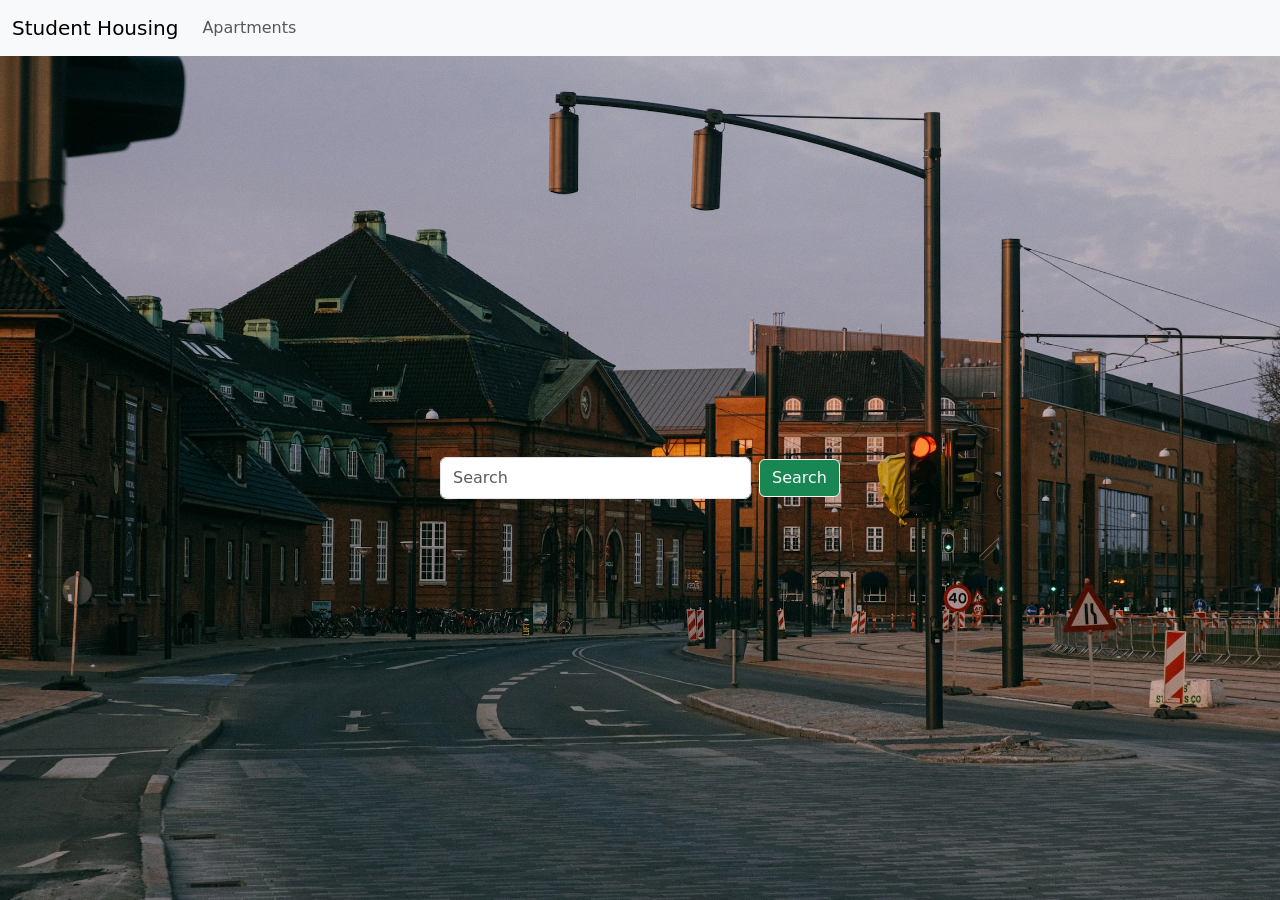
<file: site/index.html>
<!doctype html>
<html lang="en">

<head>
    <meta charset="utf-8">
    <meta name="viewport" content="width=device-width, initial-scale=1">
    <title>Student Housing - Home</title>
    <link href="https://cdn.jsdelivr.net/npm/bootstrap@5.2.2/dist/css/bootstrap.min.css" rel="stylesheet"
        integrity="sha384-Zenh87qX5JnK2Jl0vWa8Ck2rdkQ2Bzep5IDxbcnCeuOxjzrPF/et3URy9Bv1WTRi" crossorigin="anonymous">
    <link href="styles.css" rel="stylesheet">
    <script src="https://ajax.googleapis.com/ajax/libs/jquery/3.6.0/jquery.min.js"></script>
    <script src="https://cdnjs.cloudflare.com/ajax/libs/popper.js/1.12.9/umd/popper.min.js"
        integrity="sha384-ApNbgh9B+Y1QKtv3Rn7W3mgPxhU9K/ScQsAP7hUibX39j7fakFPskvXusvfa0b4Q"
        crossorigin="anonymous"></script>
    <script src="https://cdn.jsdelivr.net/npm/bootstrap@5.2.2/dist/js/bootstrap.bundle.min.js"
        integrity="sha384-OERcA2EqjJCMA+/3y+gxIOqMEjwtxJY7qPCqsdltbNJuaOe923+mo//f6V8Qbsw3"
        crossorigin="anonymous"></script>
</head>

<body class="homepage">
    <script src="https://cdn.jsdelivr.net/npm/bootstrap@5.2.2/dist/js/bootstrap.bundle.min.js"
        integrity="sha384-OERcA2EqjJCMA+/3y+gxIOqMEjwtxJY7qPCqsdltbNJuaOe923+mo//f6V8Qbsw3"
        crossorigin="anonymous"></script>
    <header>
        <nav class="navbar navbar-expand-lg bg-light">
            <div class="container-fluid">
                <a class="navbar-brand" href="/site/index.html">Student Housing</a>
                <button class="navbar-toggler" type="button" data-bs-toggle="collapse"
                    data-bs-target="#navbarSupportedContent" aria-controls="navbarSupportedContent"
                    aria-expanded="false" aria-label="Toggle navigation">
                    <span class="navbar-toggler-icon"></span>
                </button>
                <div class="collapse navbar-collapse" id="navbarSupportedContent">
                    <ul class="navbar-nav me-auto mb-2 mb-lg-0">
                        <li class="nav-item">
                            <a class="nav-link" href="/site/list.html">Apartments</a>
                        </li>
                    </ul>
                </div>
            </div>
        </nav>
    </header>
    <div class="content mx-1 mx-md-3 my-1 my-md-3">
        <div class="mx-auto search-wrapper d-flex">
            <form id="searchForm" class="d-flex align-items-center w-100" role="search" method="GET" action="/site/list.html">
                <input id="searchField" class="form-control py-2 me-2" type="search" placeholder="Search" aria-label="Search">
                <button id="searchButton" class="btn btn-success btn-outline-light" type="submit">Search</button>
            </form>
        </div>
    </div>
</body>
</html>
</file>
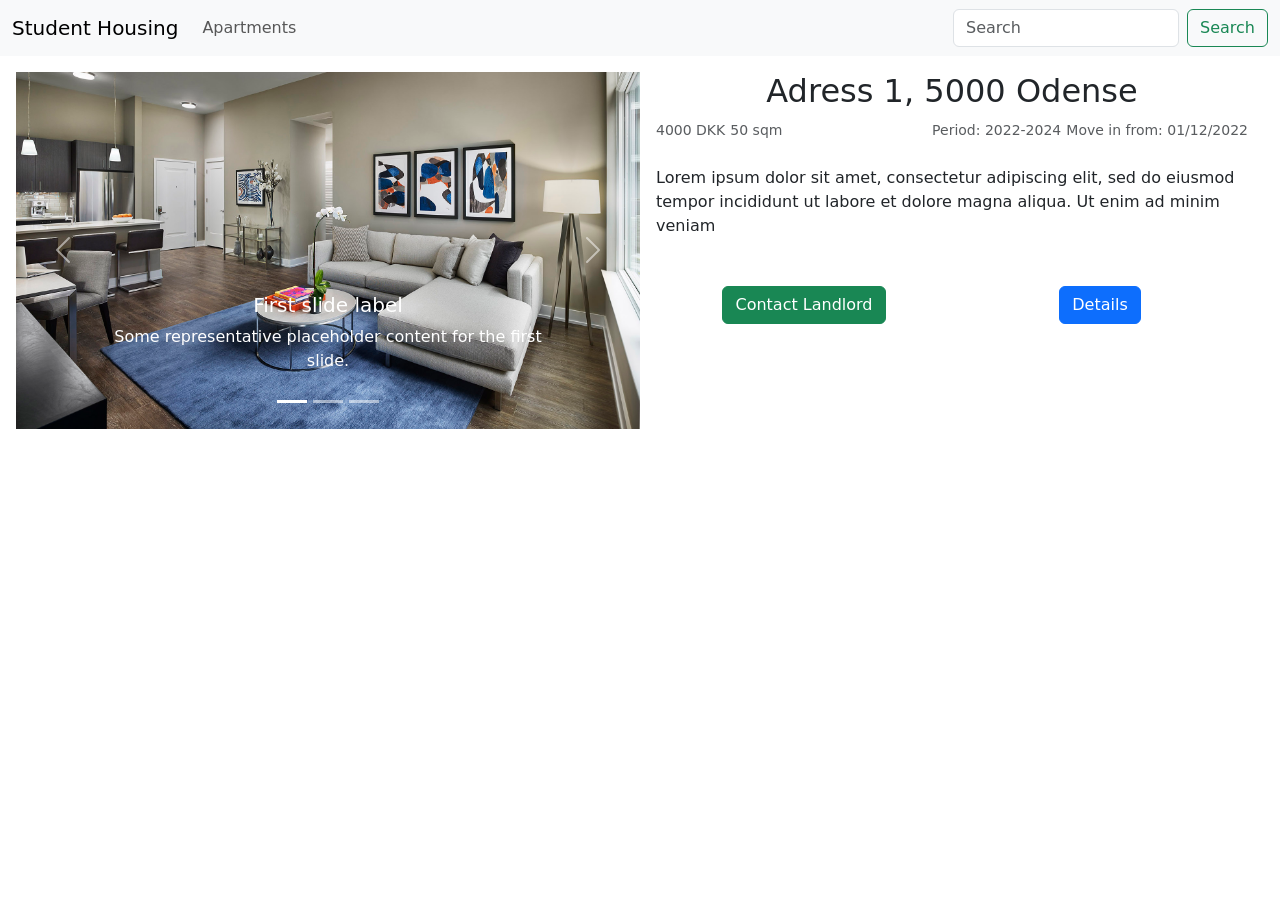
<file: site/apartment.html>
<!doctype html>
<html lang="en">

<head>
    <meta charset="utf-8">
    <meta name="viewport" content="width=device-width, initial-scale=1">
    <title>Student Housing - Apartment</title>
    <link href="https://cdn.jsdelivr.net/npm/bootstrap@5.2.2/dist/css/bootstrap.min.css" rel="stylesheet"
        integrity="sha384-Zenh87qX5JnK2Jl0vWa8Ck2rdkQ2Bzep5IDxbcnCeuOxjzrPF/et3URy9Bv1WTRi" crossorigin="anonymous">
    <link href="styles.css" rel="stylesheet">
    <script src="https://ajax.googleapis.com/ajax/libs/jquery/3.6.0/jquery.min.js"></script>
    <script src="https://cdnjs.cloudflare.com/ajax/libs/popper.js/1.12.9/umd/popper.min.js"
        integrity="sha384-ApNbgh9B+Y1QKtv3Rn7W3mgPxhU9K/ScQsAP7hUibX39j7fakFPskvXusvfa0b4Q"
        crossorigin="anonymous"></script>
    <script src="https://cdn.jsdelivr.net/npm/bootstrap@5.2.2/dist/js/bootstrap.bundle.min.js"
        integrity="sha384-OERcA2EqjJCMA+/3y+gxIOqMEjwtxJY7qPCqsdltbNJuaOe923+mo//f6V8Qbsw3"
        crossorigin="anonymous"></script>
</head>

<body>
    <script>
        $(document).ready(function () {
            $("#confirmContact").click(function () {
                $('#contactLandlordModal').modal('hide')
                $("#contactToast").toast("show");
            });
        });
    </script>
    <header>
        <nav class="navbar navbar-expand-lg bg-light">
            <div class="container-fluid">
                <a class="navbar-brand" href="/site/index.html">Student Housing</a>
                <button class="navbar-toggler" type="button" data-bs-toggle="collapse"
                    data-bs-target="#navbarSupportedContent" aria-controls="navbarSupportedContent"
                    aria-expanded="false" aria-label="Toggle navigation">
                    <span class="navbar-toggler-icon"></span>
                </button>
                <div class="collapse navbar-collapse" id="navbarSupportedContent">
                    <ul class="navbar-nav me-auto mb-2 mb-lg-0">
                        <li class="nav-item">
                            <a class="nav-link" href="/site/list.html">Apartments</a>
                        </li>
                    </ul>
                    <form id="searchForm" class="d-flex" role="search" method="GET" action="/site/list.html">
                        <input class="form-control me-2" type="search" placeholder="Search" aria-label="Search">
                        <button class="btn btn-outline-success" type="submit">Search</button>
                    </form>
                </div>
            </div>
        </nav>
    </header>
    <div class="content mx-1 mx-md-3 my-1 my-md-3">
        <div class="page-wrapper apartment-wrapper mx-auto">
            <div class="col">
                <div class="row g-0 rounded">
                    <div class="col-lg-6 col-12">
                        <div id="carouselExampleIndicators" class="carousel slide" data-bs-ride="true">
                            <div class="carousel-indicators">
                                <button type="button" data-bs-target="#carouselExampleIndicators" data-bs-slide-to="0"
                                    class="active" aria-current="true" aria-label="Slide 1"></button>
                                <button type="button" data-bs-target="#carouselExampleIndicators" data-bs-slide-to="1"
                                    aria-label="Slide 2"></button>
                                <button type="button" data-bs-target="#carouselExampleIndicators" data-bs-slide-to="2"
                                    aria-label="Slide 3"></button>
                            </div>
                            <div class="carousel-inner">
                                <div id="apartmentImageOne" class="carousel-item active">
                                    <img src="/site/sample-apartment.jpg" class="d-block w-100" alt="...">
                                    <div class="carousel-caption d-none d-md-block">
                                        <h5>First slide label</h5>
                                        <p>Some representative placeholder content for the first slide.</p>
                                    </div>
                                </div>
                                <div id="apartmentImageTwo" class="carousel-item">
                                    <img src="/site/sample-apartment.jpg" class="d-block w-100" alt="...">
                                    <div class="carousel-caption d-none d-md-block">
                                        <h5>Second slide label</h5>
                                        <p>Some representative placeholder content for the second slide.</p>
                                    </div>
                                </div>
                                <div id="apartmentImageThree" class="carousel-item">
                                    <img src="/site/sample-apartment.jpg" class="d-block w-100" alt="...">
                                    <div class="carousel-caption d-none d-md-block">
                                        <h5>Third slide label</h5>
                                        <p>Some representative placeholder content for the third slide.</p>
                                    </div>
                                </div>
                            </div>
                            <button id="viewPreviousApartmentImage" class="carousel-control-prev" type="button"
                                data-bs-target="#carouselExampleIndicators" data-bs-slide="prev">
                                <span class="carousel-control-prev-icon" aria-hidden="true"></span>
                                <span class="visually-hidden">Previous</span>
                            </button>
                            <button id="viewNextApartmentImage" class="carousel-control-next" type="button"
                                data-bs-target="#carouselExampleIndicators" data-bs-slide="next">
                                <span class="carousel-control-next-icon" aria-hidden="true"></span>
                                <span class="visually-hidden">Next</span>
                            </button>
                        </div>
                    </div>
                    <div class="col-lg-6 col-12">
                        <div class="my-2 my-lg-0 mx-2 mx-lg-3">
                            <h5 class="fs-2 text text-center">Adress 1, 5000 Odense</h5>
                            <div class="row g-0">
                                <div class="col-4">
                                    <small class="text-muted">4000 DKK</small>
                                    <small class="text-muted">50 sqm</small>
                                </div>
                                <div class="col-8 text-end">
                                    <small class="text-muted">Period: 2022-2024</small>
                                    <small class="text-muted">Move in from: 01/12/2022</small>
                                </div>
                            </div>
                            <div class="mt-4 mb-5">
                                <p class="card-text">Lorem ipsum dolor sit amet, consectetur adipiscing elit, sed do eiusmod
                                    tempor incididunt ut labore et dolore magna aliqua. Ut enim ad minim veniam</p>
                            </div>
                            <div class="row g-0 text-center">
                                <div class="col-6">
                                    <!-- Button HTML (to Trigger Modal) -->
                                    <a id="contactLandlord" href="#contactLandlordModal" class="btn btn-success" data-bs-toggle="modal">Contact
                                        Landlord</a>

                                    <!-- Modal HTML -->
                                    <div id="contactLandlordModal" class="modal fade">
                                        <div class="modal-dialog">
                                            <div class="modal-content">
                                                <div class="modal-header">
                                                    <h5 class="modal-title">Contact Landlord</h5>
                                                    <button type="button" class="btn-close"
                                                        data-bs-dismiss="modal"></button>
                                                </div>
                                                <div class="modal-body">
                                                    <p>Fill in your contact details</p>
                                                    <input class="form-control mb-2" type="text" placeholder="Name"
                                                        aria-label="Name">
                                                    <input class="form-control mb-2" type="email"
                                                        placeholder="Email adress" aria-label="Email">
                                                    <textarea class="form-control mb-2" rows="4"
                                                        placeholder="Write your message"
                                                        aria-label="Message"></textarea>
                                                </div>
                                                <div class="modal-footer">
                                                    <button id="cancelContact" type="button" class="btn btn-secondary"
                                                        data-bs-dismiss="modal">Cancel</button>
                                                    <button id="confirmContact" type="button" class="btn btn-primary">Contact</button>
                                                </div>
                                            </div>
                                        </div>
                                    </div>
                                </div>
                                <div class="col-6">
                                    <a id="viewApartmentDetails" href="/site/details.html" class="btn btn-primary">Details</a>
                                </div>
                            </div>
                        </div>
                    </div>
                </div>
            </div>
        </div>
    </div>
    <div aria-live="polite" aria-atomic="true" class="d-flex justify-content-center align-items-center w-100">
        <div class="toast" id="contactToast">
            <div class="toast-header">
                <strong class="me-auto"><i class="bi-gift-fill"></i>Message sent!</strong>
                <small>1 Second ago</small>
                <button id="closeToast" type="button" class="btn-close" data-bs-dismiss="toast"></button>
            </div>
            <div class="toast-body">
                Your message has been sent to the landlord, they will contact you shortly.
            </div>
        </div>
    </div>
</body>

</html>
</file>
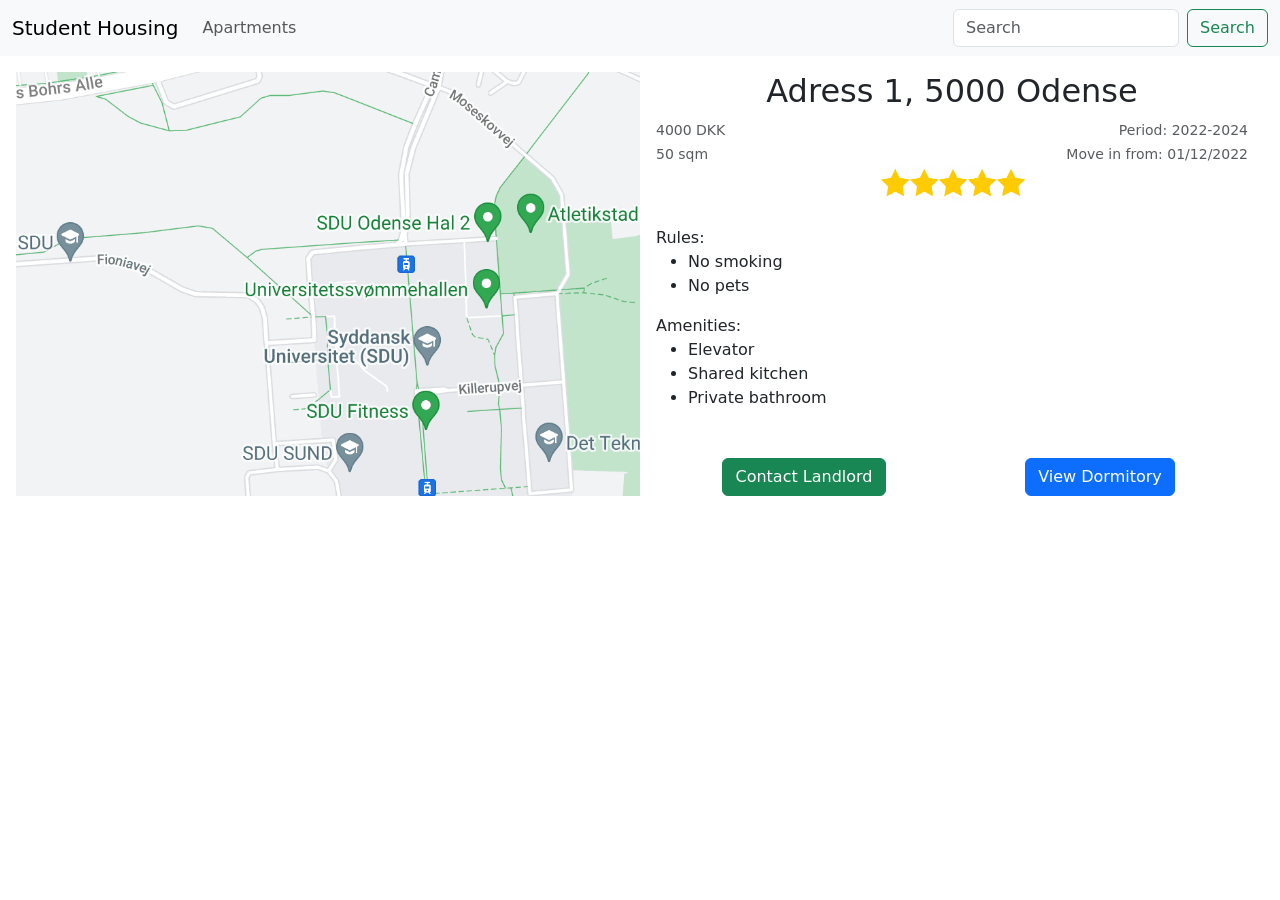
<file: site/details.html>
<!doctype html>
<html lang="en">

<head>
    <meta charset="utf-8">
    <meta name="viewport" content="width=device-width, initial-scale=1">
    <title>Student Housing - Apartment Details</title>
    <link href="https://cdn.jsdelivr.net/npm/bootstrap@5.2.2/dist/css/bootstrap.min.css" rel="stylesheet"
        integrity="sha384-Zenh87qX5JnK2Jl0vWa8Ck2rdkQ2Bzep5IDxbcnCeuOxjzrPF/et3URy9Bv1WTRi" crossorigin="anonymous">
    <link href="styles.css" rel="stylesheet">
    <script src="https://ajax.googleapis.com/ajax/libs/jquery/3.6.0/jquery.min.js"></script>
    <script src="https://cdnjs.cloudflare.com/ajax/libs/popper.js/1.12.9/umd/popper.min.js"
        integrity="sha384-ApNbgh9B+Y1QKtv3Rn7W3mgPxhU9K/ScQsAP7hUibX39j7fakFPskvXusvfa0b4Q"
        crossorigin="anonymous"></script>
    <script src="https://cdn.jsdelivr.net/npm/bootstrap@5.2.2/dist/js/bootstrap.bundle.min.js"
        integrity="sha384-OERcA2EqjJCMA+/3y+gxIOqMEjwtxJY7qPCqsdltbNJuaOe923+mo//f6V8Qbsw3"
        crossorigin="anonymous"></script>
</head>

<body>
    <script>
        $(document).ready(function () {
            $("#confirmContact").click(function () {
                $('#contactLandlordModal').modal('hide')
                $("#contactToast").toast("show");
            });
        });
    </script>
    <header>
        <nav class="navbar navbar-expand-lg bg-light">
            <div class="container-fluid">
                <a class="navbar-brand" href="/site/index.html">Student Housing</a>
                <button class="navbar-toggler" type="button" data-bs-toggle="collapse"
                    data-bs-target="#navbarSupportedContent" aria-controls="navbarSupportedContent"
                    aria-expanded="false" aria-label="Toggle navigation">
                    <span class="navbar-toggler-icon"></span>
                </button>
                <div class="collapse navbar-collapse" id="navbarSupportedContent">
                    <ul class="navbar-nav me-auto mb-2 mb-lg-0">
                        <li class="nav-item">
                            <a class="nav-link" href="/site/list.html">Apartments</a>
                        </li>
                    </ul>
                    <form id="searchForm" class="d-flex" role="search" method="GET" action="/site/list.html">
                        <input class="form-control me-2" type="search" placeholder="Search" aria-label="Search">
                        <button class="btn btn-outline-success" type="submit">Search</button>
                    </form>
                </div>
            </div>
        </nav>
    </header>
    <div class="content mx-1 mx-md-3 my-1 my-md-3">
        <div class="page-wrapper apartment-wrapper mx-auto">
            <div class="col">
                <div class="row g-0 rounded">
                    <div class="col-lg-6 col-12">
                        <img src="/site/map.png" alt="Apartment sample" class="img-card img-fluid">
                    </div>
                    <div class="col-lg-6 col-12">
                        <div class="my-2 my-lg-0 mx-2 mx-lg-3">
                            <h5 class="fs-2 text text-center">Adress 1, 5000 Odense</h5>
                            <div class="row g-0">
                                <div class="col-4">
                                    <small class="text-muted">4000 DKK</small><br>
                                    <small class="text-muted">50 sqm</small>
                                </div>
                                <div class="col-8 text-end">
                                    <small class="text-muted">Period: 2022-2024</small><br>
                                    <small class="text-muted">Move in from: 01/12/2022</small>
                                </div>
                                <img src="/site/rating.png" alt="Apartment rating"
                                    class="apartment-rating mx-auto img-card img-fluid">
                            </div>
                            <div class="mt-4 mb-5">
                                Rules:
                                <ul>
                                    <li>No smoking</li>
                                    <li>No pets</li>
                                </ul>
                                Amenities:
                                <ul>
                                    <li>Elevator</li>
                                    <li>Shared kitchen</li>
                                    <li>Private bathroom</li>
                                </ul>
                            </div>
                            <div class="row g-0 text-center">
                                <div class="col-6">
                                    <!-- Button HTML (to Trigger Modal) -->
                                    <a id="contactLandlord" href="#contactLandlordModal" class="btn btn-success" data-bs-toggle="modal">Contact
                                        Landlord</a>

                                    <!-- Modal HTML -->
                                    <div id="contactLandlordModal" class="modal fade">
                                        <div class="modal-dialog">
                                            <div class="modal-content">
                                                <div class="modal-header">
                                                    <h5 class="modal-title">Contact Landlord</h5>
                                                    <button type="button" class="btn-close"
                                                        data-bs-dismiss="modal"></button>
                                                </div>
                                                <div class="modal-body">
                                                    <p>Fill in your contact details</p>
                                                    <input class="form-control mb-2" type="text" placeholder="Name"
                                                        aria-label="Name">
                                                    <input class="form-control mb-2" type="email"
                                                        placeholder="Email adress" aria-label="Email">
                                                    <textarea class="form-control mb-2" rows="4"
                                                        placeholder="Write your message"
                                                        aria-label="Message"></textarea>
                                                </div>
                                                <div class="modal-footer">
                                                    <button id="cancelContact" type="button" class="btn btn-secondary"
                                                        data-bs-dismiss="modal">Cancel</button>
                                                    <button id="confirmContact" type="button" class="btn btn-primary">Contact</button>
                                                </div>
                                            </div>
                                        </div>
                                    </div>
                                </div>
                                <div class="col-6">
                                    <a id="viewDormitory" href="/site/dormitory.html" class="btn btn-primary">View
                                        Dormitory</a>
                                </div>
                            </div>
                        </div>
                    </div>
                </div>
            </div>
        </div>
    </div>
    <div aria-live="polite" aria-atomic="true" class="d-flex justify-content-center align-items-center w-100">
        <div class="toast" id="contactToast">
            <div class="toast-header">
                <strong class="me-auto"><i class="bi-gift-fill"></i>Message sent!</strong>
                <small>1 Second ago</small>
                <button id="closeToast" type="button" class="btn-close" data-bs-dismiss="toast"></button>
            </div>
            <div class="toast-body">
                Your message has been sent to the landlord, they will contact you shortly.
            </div>
        </div>
    </div>
</body>

</html>
</file>
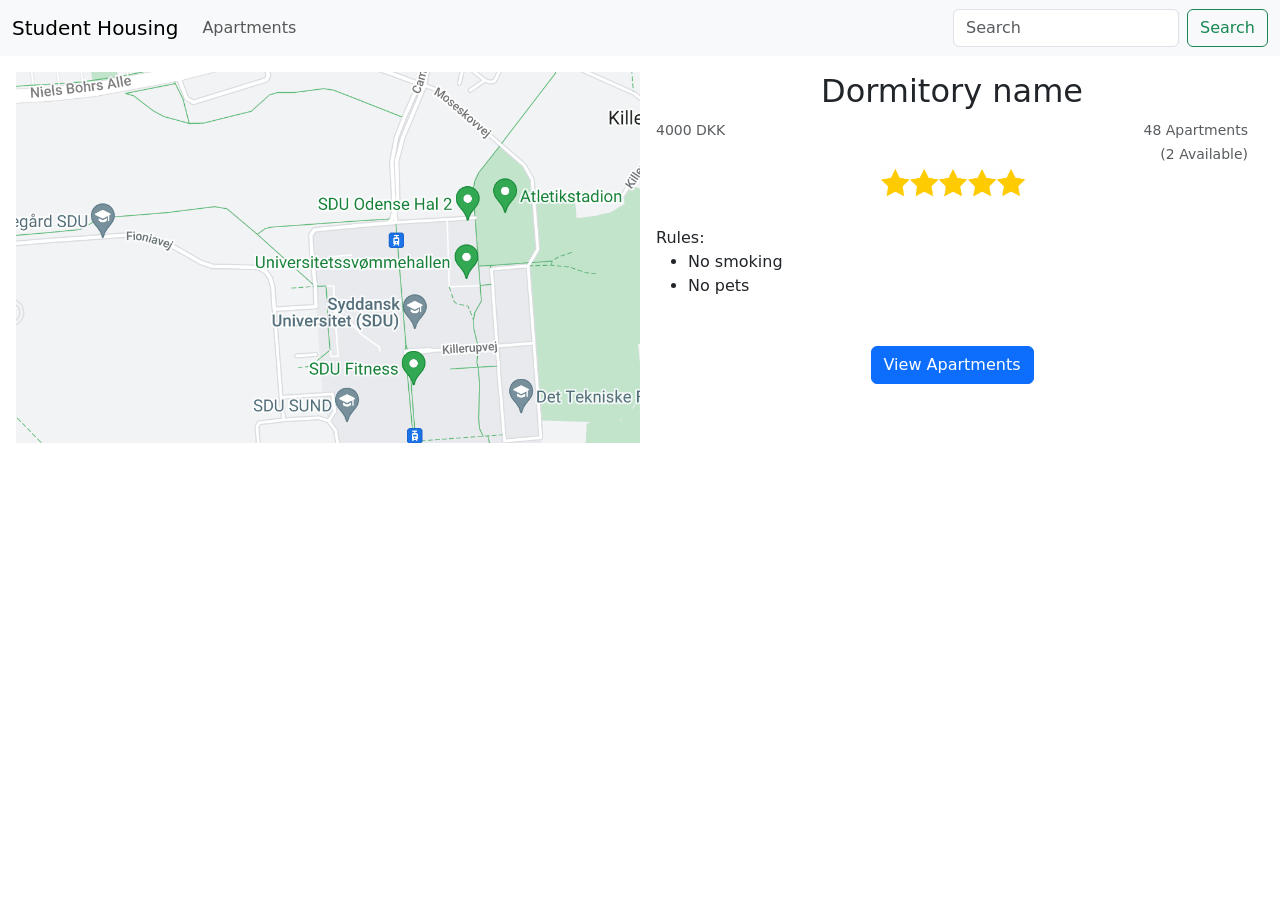
<file: site/dormitory.html>
<!doctype html>
<html lang="en">

<head>
    <meta charset="utf-8">
    <meta name="viewport" content="width=device-width, initial-scale=1">
    <title>Student Housing - Dormitory</title>
    <link href="https://cdn.jsdelivr.net/npm/bootstrap@5.2.2/dist/css/bootstrap.min.css" rel="stylesheet"
        integrity="sha384-Zenh87qX5JnK2Jl0vWa8Ck2rdkQ2Bzep5IDxbcnCeuOxjzrPF/et3URy9Bv1WTRi" crossorigin="anonymous">
    <link href="styles.css" rel="stylesheet">
    <script src="https://ajax.googleapis.com/ajax/libs/jquery/3.6.0/jquery.min.js"></script>
    <script src="https://cdnjs.cloudflare.com/ajax/libs/popper.js/1.12.9/umd/popper.min.js"
        integrity="sha384-ApNbgh9B+Y1QKtv3Rn7W3mgPxhU9K/ScQsAP7hUibX39j7fakFPskvXusvfa0b4Q"
        crossorigin="anonymous"></script>
    <script src="https://cdn.jsdelivr.net/npm/bootstrap@5.2.2/dist/js/bootstrap.bundle.min.js"
        integrity="sha384-OERcA2EqjJCMA+/3y+gxIOqMEjwtxJY7qPCqsdltbNJuaOe923+mo//f6V8Qbsw3"
        crossorigin="anonymous"></script>
</head>

<body>
    <header>
        <nav class="navbar navbar-expand-lg bg-light">
            <div class="container-fluid">
                <a class="navbar-brand" href="/site/index.html">Student Housing</a>
                <button class="navbar-toggler" type="button" data-bs-toggle="collapse"
                    data-bs-target="#navbarSupportedContent" aria-controls="navbarSupportedContent"
                    aria-expanded="false" aria-label="Toggle navigation">
                    <span class="navbar-toggler-icon"></span>
                </button>
                <div class="collapse navbar-collapse" id="navbarSupportedContent">
                    <ul class="navbar-nav me-auto mb-2 mb-lg-0">
                        <li class="nav-item">
                            <a class="nav-link" href="/site/list.html">Apartments</a>
                        </li>
                    </ul>
                    <form id="searchForm" class="d-flex" role="search" method="GET" action="/site/list.html">
                        <input class="form-control me-2" type="search" placeholder="Search" aria-label="Search">
                        <button class="btn btn-outline-success" type="submit">Search</button>
                    </form>
                </div>
            </div>
        </nav>
    </header>
    <div class="content mx-1 mx-md-3 my-1 my-md-3">
        <div class="page-wrapper apartment-wrapper mx-auto">
            <div class="col">
                <div class="row g-0 rounded">
                    <div class="col-lg-6 col-12">
                        <img src="/site/map.png" alt="Apartment sample" class="img-card img-fluid">
                    </div>
                    <div class="col-lg-6 col-12">
                        <div class="my-2 my-lg-0 mx-2 mx-lg-3">
                            <h5 class="fs-2 text text-center">Dormitory name</h5>
                            <div class="row g-0">
                                <div class="col-4">
                                    <small class="text-muted">4000 DKK</small>
                                </div>
                                <div class="col-8 text-end">
                                    <small class="text-muted">48 Apartments</small><br>
                                    <small class="text-muted">(2 Available)</small>
                                </div>
                                <img src="/site/rating.png" alt="Apartment rating" class="apartment-rating mx-auto img-card img-fluid">
                            </div>
                            <div class="mt-4 mb-5">
                                Rules:
                                <ul>
                                    <li>No smoking</li>
                                    <li>No pets</li>
                                </ul>
                            </div>
                            <div class="row g-0 text-center">
                                <div class="col-12">
                                    <a id="viewDormitoryApartments" href="/site/list.html" class="btn btn-primary">View Apartments</a>
                                </div>
                            </div>
                        </div>
                    </div>
                </div>
            </div>
        </div>
    </div>
</body>

</html>
</file>
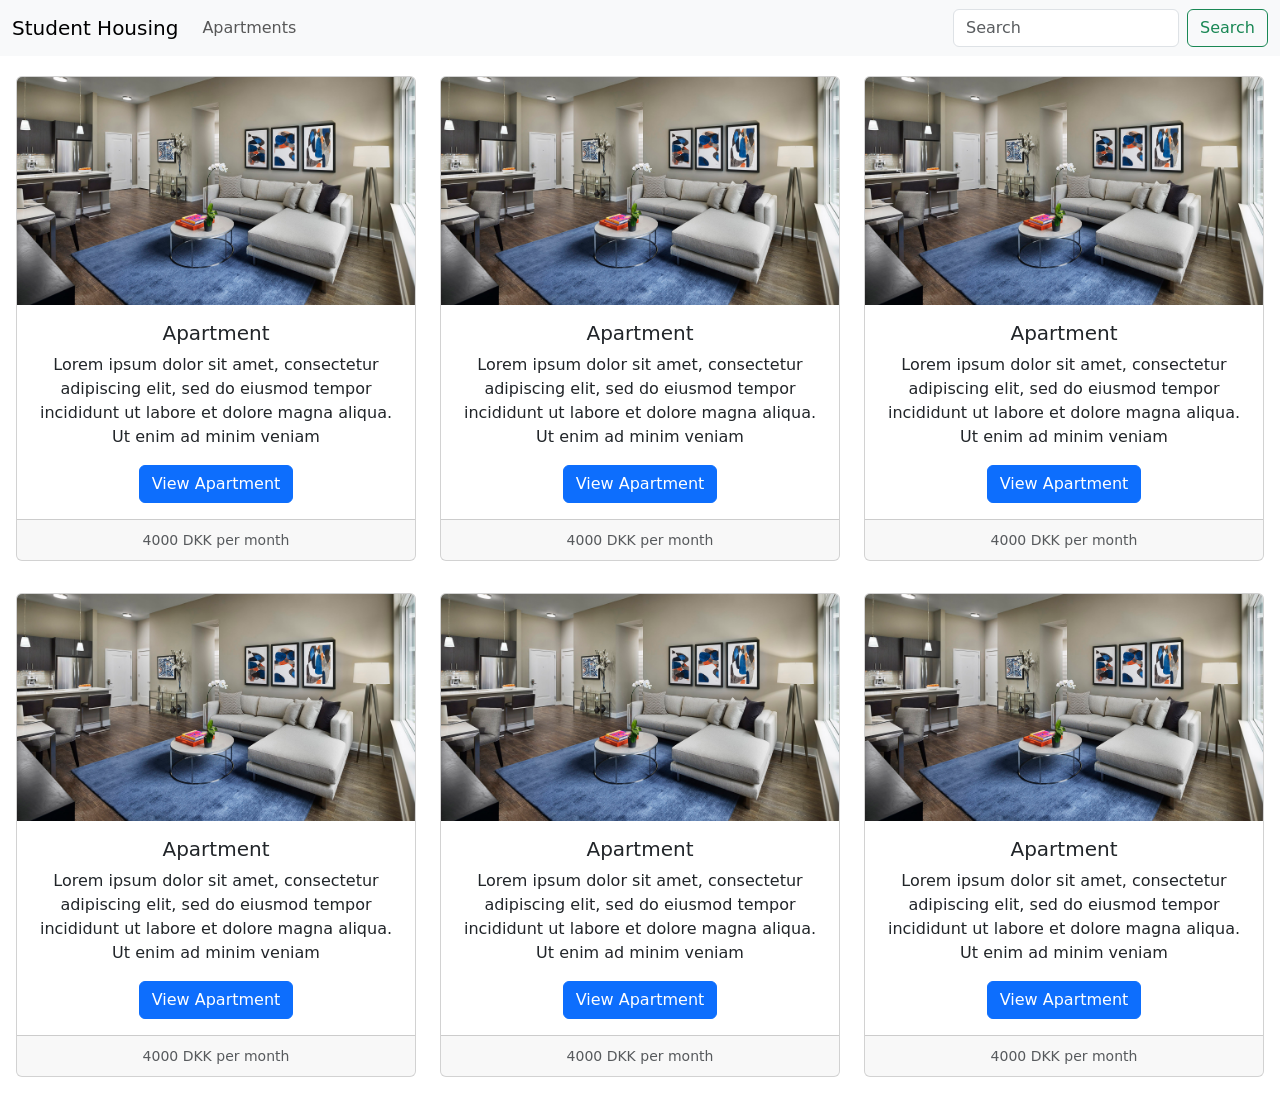
<file: site/list.html>
<!doctype html>
<html lang="en">

<head>
    <meta charset="utf-8">
    <meta name="viewport" content="width=device-width, initial-scale=1">
    <title>Student Housing - Apartments</title>
    <link href="https://cdn.jsdelivr.net/npm/bootstrap@5.2.2/dist/css/bootstrap.min.css" rel="stylesheet"
        integrity="sha384-Zenh87qX5JnK2Jl0vWa8Ck2rdkQ2Bzep5IDxbcnCeuOxjzrPF/et3URy9Bv1WTRi" crossorigin="anonymous">
    <link href="styles.css" rel="stylesheet">
    <script src="https://ajax.googleapis.com/ajax/libs/jquery/3.6.0/jquery.min.js"></script>
    <script src="https://cdnjs.cloudflare.com/ajax/libs/popper.js/1.12.9/umd/popper.min.js"
        integrity="sha384-ApNbgh9B+Y1QKtv3Rn7W3mgPxhU9K/ScQsAP7hUibX39j7fakFPskvXusvfa0b4Q"
        crossorigin="anonymous"></script>
    <script src="https://cdn.jsdelivr.net/npm/bootstrap@5.2.2/dist/js/bootstrap.bundle.min.js"
        integrity="sha384-OERcA2EqjJCMA+/3y+gxIOqMEjwtxJY7qPCqsdltbNJuaOe923+mo//f6V8Qbsw3"
        crossorigin="anonymous"></script>
</head>

<body>
    <header>
        <nav class="navbar navbar-expand-lg bg-light">
            <div class="container-fluid">
                <a class="navbar-brand" href="/site/index.html">Student Housing</a>
                <button class="navbar-toggler" type="button" data-bs-toggle="collapse"
                    data-bs-target="#navbarSupportedContent" aria-controls="navbarSupportedContent"
                    aria-expanded="false" aria-label="Toggle navigation">
                    <span class="navbar-toggler-icon"></span>
                </button>
                <div class="collapse navbar-collapse" id="navbarSupportedContent">
                    <ul class="navbar-nav me-auto mb-2 mb-lg-0">
                        <li class="nav-item">
                            <a class="nav-link" href="/site/list.html">Apartments</a>
                        </li>
                    </ul>
                    <form id="searchForm" class="d-flex" role="search" method="GET" action="/site/list.html">
                        <input class="form-control me-2" type="search" placeholder="Search" aria-label="Search">
                        <button class="btn btn-outline-success" type="submit">Search</button>
                    </form>
                </div>
            </div>
        </nav>
    </header>
    <div class="content mx-1 mx-md-3 my-1 my-md-3">
        <div class="page-wrapper list-wrapper mx-auto overflow-hidden">
            <div class="row row-cols-1 row-cols-md-2 row-cols-lg-3 g-4">
                <div class="col">
                    <div class="card my-1 mx-auto text-center">
                        <div class="row g-0 rounded">
                            <div class="col-sm-12">
                                <img src="/site/sample-apartment.jpg" alt="Apartment sample" class="img-card img-fluid">
                            </div>
                            <div class="col-sm-12">
                                <div class="card-body">
                                    <h5 class="card-title">Apartment</h5>
                                    <p class="card-text">Lorem ipsum dolor sit amet, consectetur adipiscing elit, sed do eiusmod tempor incididunt ut labore et dolore magna aliqua. Ut enim ad minim veniam</p>
                                    <a href="/site/apartment.html" class="btn btn-primary viewApartmentButton">View Apartment</a>
                                </div>
                                <div class="card-footer"><p class="card-text"><small class="text-muted">4000 DKK per month</small></p></div>
                            </div>
                        </div>
                    </div>
                </div>

                <div class="col">
                    <div class="card my-1 mx-auto text-center">
                        <div class="row g-0 rounded">
                            <div class="col-sm-12">
                                <img src="/site/sample-apartment.jpg" alt="Apartment sample" class="img-card img-fluid">
                            </div>
                            <div class="col-sm-12">
                                <div class="card-body">
                                    <h5 class="card-title">Apartment</h5>
                                    <p class="card-text">Lorem ipsum dolor sit amet, consectetur adipiscing elit, sed do eiusmod tempor incididunt ut labore et dolore magna aliqua. Ut enim ad minim veniam</p>
                                    <a href="/site/apartment.html" class="btn btn-primary viewApartmentButton">View Apartment</a>
                                </div>
                                <div class="card-footer"><p class="card-text"><small class="text-muted">4000 DKK per month</small></p></div>
                            </div>
                        </div>
                    </div>
                </div>

                <div class="col">
                    <div class="card my-1 mx-auto text-center">
                        <div class="row g-0 rounded">
                            <div class="col-sm-12">
                                <img src="/site/sample-apartment.jpg" alt="Apartment sample" class="img-card img-fluid">
                            </div>
                            <div class="col-sm-12">
                                <div class="card-body">
                                    <h5 class="card-title">Apartment</h5>
                                    <p class="card-text">Lorem ipsum dolor sit amet, consectetur adipiscing elit, sed do eiusmod tempor incididunt ut labore et dolore magna aliqua. Ut enim ad minim veniam</p>
                                    <a href="/site/apartment.html" class="btn btn-primary viewApartmentButton">View Apartment</a>
                                </div>
                                <div class="card-footer"><p class="card-text"><small class="text-muted">4000 DKK per month</small></p></div>
                            </div>
                        </div>
                    </div>
                </div>

                <div class="col">
                    <div class="card my-1 mx-auto text-center">
                        <div class="row g-0 rounded">
                            <div class="col-sm-12">
                                <img src="/site/sample-apartment.jpg" alt="Apartment sample" class="img-card img-fluid">
                            </div>
                            <div class="col-sm-12">
                                <div class="card-body">
                                    <h5 class="card-title">Apartment</h5>
                                    <p class="card-text">Lorem ipsum dolor sit amet, consectetur adipiscing elit, sed do eiusmod tempor incididunt ut labore et dolore magna aliqua. Ut enim ad minim veniam</p>
                                    <a href="/site/apartment.html" class="btn btn-primary viewApartmentButton">View Apartment</a>
                                </div>
                                <div class="card-footer"><p class="card-text"><small class="text-muted">4000 DKK per month</small></p></div>
                            </div>
                        </div>
                    </div>
                </div>

                <div class="col">
                    <div class="card my-1 mx-auto text-center">
                        <div class="row g-0 rounded">
                            <div class="col-sm-12">
                                <img src="/site/sample-apartment.jpg" alt="Apartment sample" class="img-card img-fluid">
                            </div>
                            <div class="col-sm-12">
                                <div class="card-body">
                                    <h5 class="card-title">Apartment</h5>
                                    <p class="card-text">Lorem ipsum dolor sit amet, consectetur adipiscing elit, sed do eiusmod tempor incididunt ut labore et dolore magna aliqua. Ut enim ad minim veniam</p>
                                    <a href="/site/apartment.html" class="btn btn-primary viewApartmentButton">View Apartment</a>
                                </div>
                                <div class="card-footer"><p class="card-text"><small class="text-muted">4000 DKK per month</small></p></div>
                            </div>
                        </div>
                    </div>
                </div>

                <div class="col">
                    <div class="card my-1 mx-auto text-center">
                        <div class="row g-0 rounded">
                            <div class="col-sm-12">
                                <img src="/site/sample-apartment.jpg" alt="Apartment sample" class="img-card img-fluid">
                            </div>
                            <div class="col-sm-12">
                                <div class="card-body">
                                    <h5 class="card-title">Apartment</h5>
                                    <p class="card-text">Lorem ipsum dolor sit amet, consectetur adipiscing elit, sed do eiusmod tempor incididunt ut labore et dolore magna aliqua. Ut enim ad minim veniam</p>
                                    <a href="/site/apartment.html" class="btn btn-primary viewApartmentButton">View Apartment</a>
                                </div>
                                <div class="card-footer"><p class="card-text"><small class="text-muted">4000 DKK per month</small></p></div>
                            </div>
                        </div>
                    </div>
                </div>

            </div>
        </div>
    </div>
</body>

</html>
</file>
<file: site/styles.css>
body.homepage {
    height: 100vh;
    background-image: url("/site/home.jpg");
    background-size: cover;
}

.img-card {
    object-fit: cover;
    height: 100%;
}

.card {
    overflow: hidden;
}

.page-wrapper {
    max-width: 1300px;
}

.search-wrapper {
    max-width: 400px;
    height: calc(100vh - 2rem - 56px);
}

.apartment-rating {
    max-width: 150px;
}

@media screen and (min-width: 992px) {
    
}
</file>
